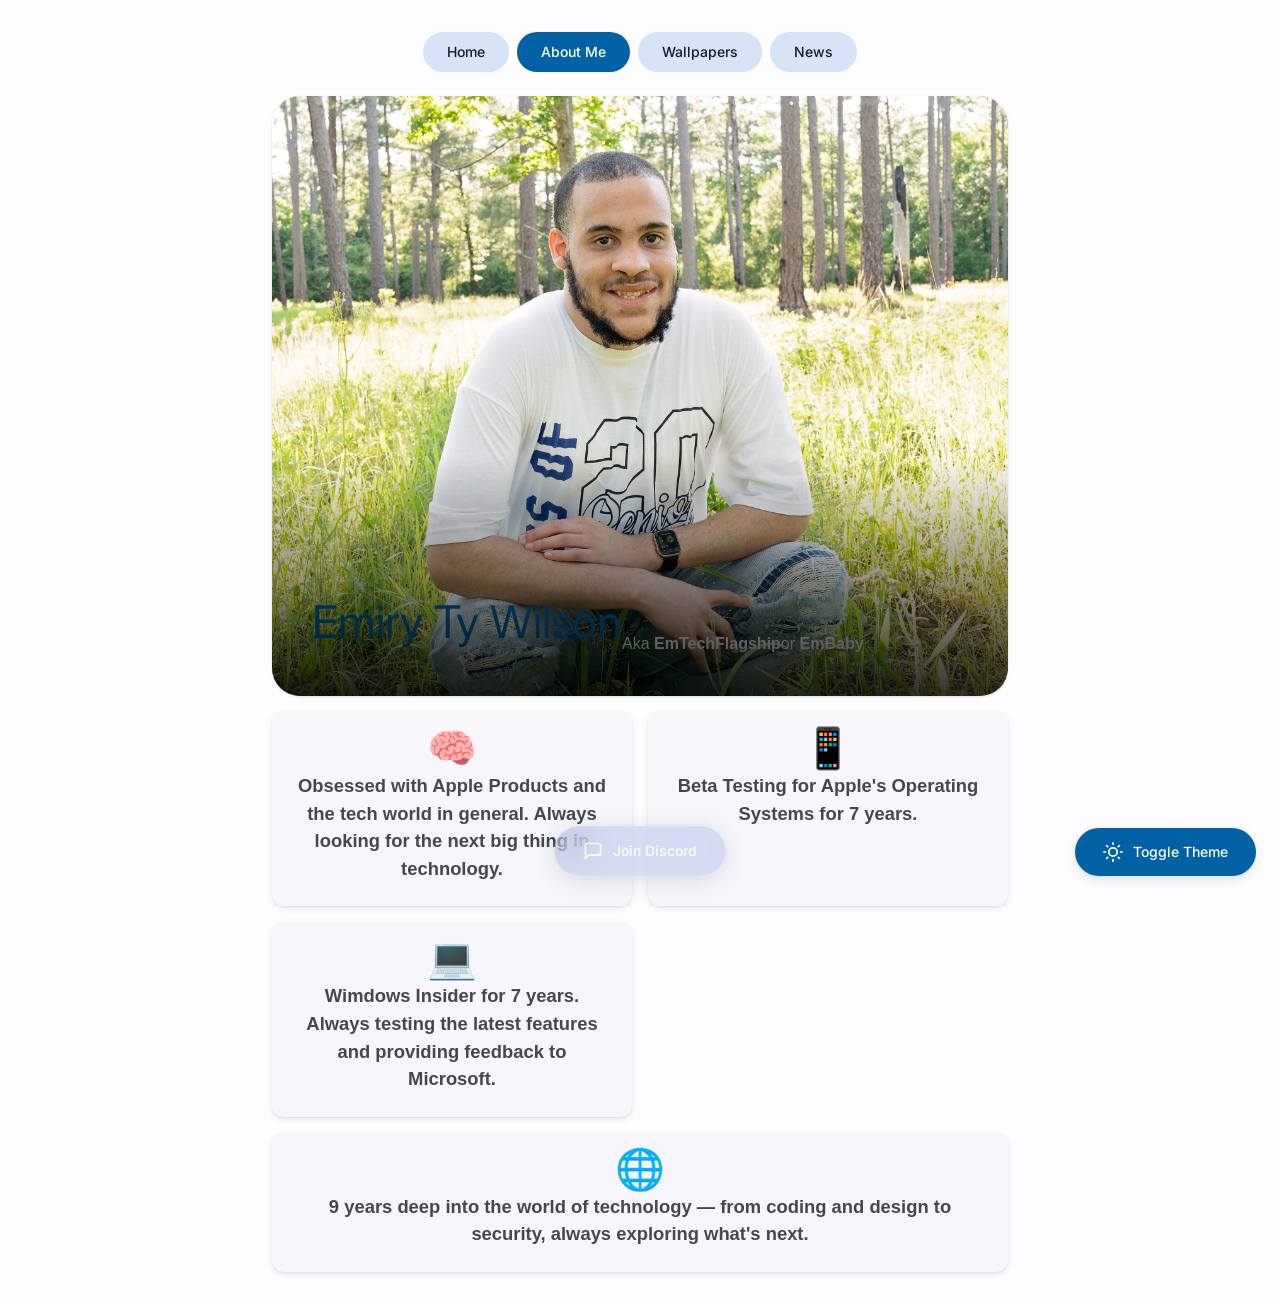
<file: Web Contents/Main/about.html>
<!DOCTYPE html>
<html lang="en" data-theme="light">
<head>
  <meta charset="UTF-8">
  <meta name="viewport" content="width=device-width, initial-scale=1.0">
  <title>ETF - About</title>
  <link rel="stylesheet" href="../UI/design.css">
</head>
<body>
  <div class="layout">
    <main class="main-content">
      <nav class="page-nav">
        <a href="web.html" class="btn btn--tonal">Home</a>
        <a href="about.html" class="btn btn--filled">About Me</a>
        <a href="wallpaper.html" class="btn btn--tonal">Wallpapers</a>
        <a href="news.html" class="btn btn--tonal">News</a>
      </nav>


      <div class="bento-grid">
        <div class="card hero-card">
          <h2>Emiry Ty Wilson</h2>
          <span class="aka-tag">Aka <strong>EmTechFlagship</strong></span>
          <span class="aka-tag">or <strong>EmBaby</strong></span>
        </div>

        <div class="card card--elevated">
          <div class="card__emoji">🧠</div>
          <p class="card__text">
            Obsessed with Apple Products and the tech world in general. Always looking for the next big thing in technology.
          </p>
        </div>

        <div class="card card--elevated">
          <div class="card__emoji">📱</div>
          <p class="card__text">
           Beta Testing for Apple's Operating Systems for 7 years.
          </p>
        </div>


        <div class="card card--elevated">
          <div class="card__emoji">💻</div>
          <p class="card__text">
           Wimdows Insider for 7 years. Always testing the latest features and providing feedback to Microsoft.
          </p>
        </div>


        <div class="card card--elevated" style="grid-column:1/-1">
          <div class="card__emoji">🌐</div>
          <p class="card__text">
            9 years deep into the world of technology — from coding and design to security,
            always exploring what's next.
          </p>
        </div>
      </div>
    </main>
  </div>

  <a href="https://discord.gg/77swYg5DXx" class="discord-float">
    <svg width="20" height="20" viewBox="0 0 24 24" fill="none" stroke="currentColor" stroke-width="2" stroke-linecap="round" stroke-linejoin="round">
      <path d="M21 15a2 2 0 0 1-2 2H7l-4 4V5a2 2 0 0 1 2-2h14a2 2 0 0 1 2 2z"/>
    </svg>
    Join Discord
  </a>
  <button id="theme-toggle" class="theme-toggle-float" aria-label="Toggle theme">
    <svg width="20" height="20" viewBox="0 0 24 24" fill="none" stroke="currentColor" stroke-width="2" stroke-linecap="round" stroke-linejoin="round">
      <circle cx="12" cy="12" r="5"/>
      <path d="M12 1v2M12 21v2M4.22 4.22l1.42 1.42M18.36 18.36l1.42 1.42M1 12h2M21 12h2M4.22 19.78l1.42-1.42M18.36 5.64l1.42-1.42"/>
    </svg>
    Toggle Theme
  </button>
  <script src="../Functions/function.js"></script>
</body>
</html>
</file>
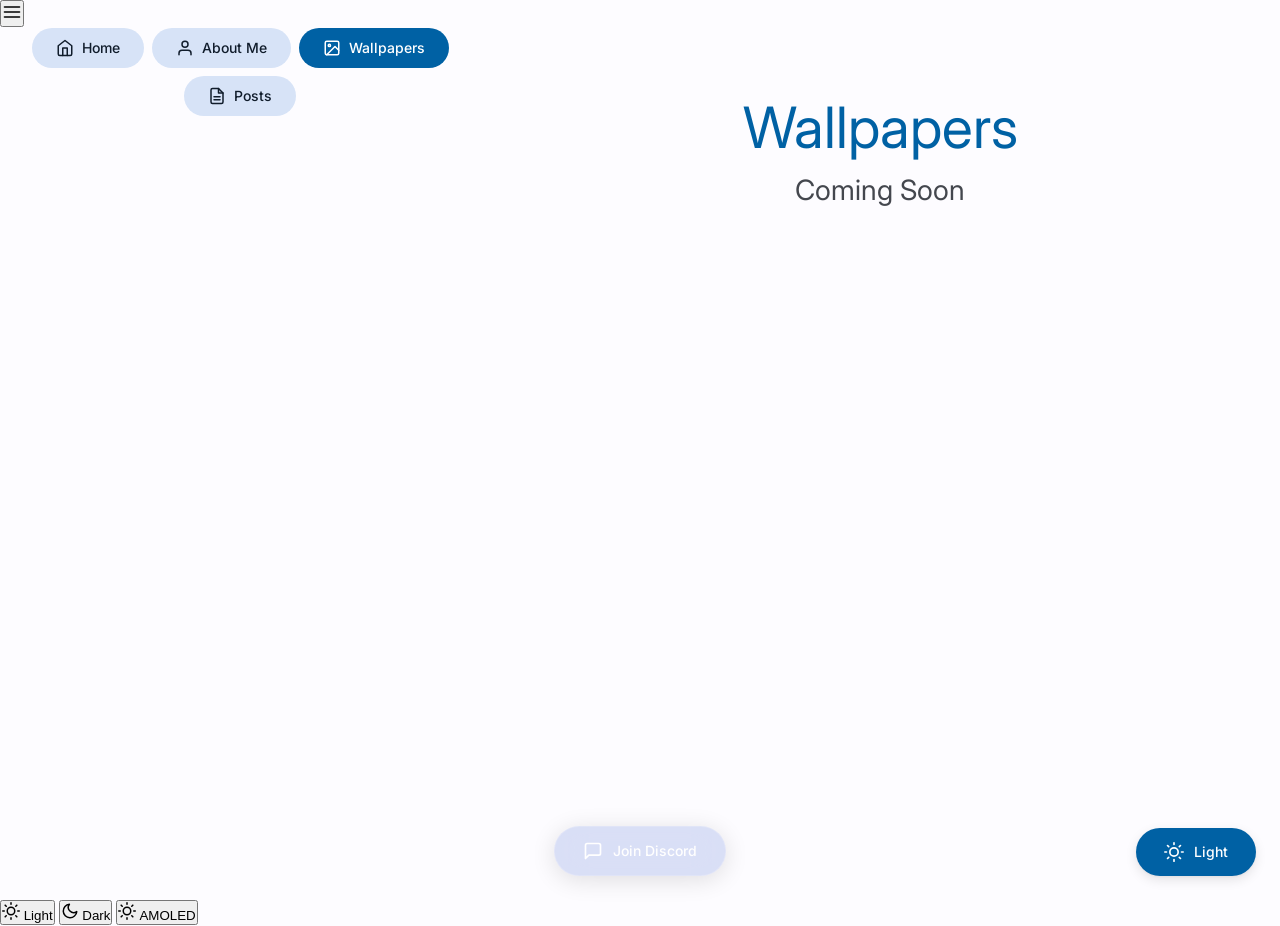
<file: Web Contents/Main/wallpaper.html>
<!DOCTYPE html>
<html lang="en" data-theme="light">
<head>
  <meta charset="UTF-8">
  <meta name="viewport" content="width=device-width, initial-scale=1.0">
  <title>ETF - Wallpapers</title>
  <link rel="stylesheet" href="../UI/design.css">
</head>
<body>
  <div class="layout">
    <aside class="sidebar">
      <button id="sidebar-toggle" class="sidebar__toggle" aria-label="Toggle sidebar">
        <svg width="20" height="20" viewBox="0 0 24 24" fill="none" stroke="currentColor" stroke-width="2" stroke-linecap="round" stroke-linejoin="round">
          <line x1="3" y1="6" x2="21" y2="6"/>
          <line x1="3" y1="12" x2="21" y2="12"/>
          <line x1="3" y1="18" x2="21" y2="18"/>
        </svg>
      </button>
      <nav class="page-nav">
        <a href="web.html" class="btn btn--tonal">
          <svg width="18" height="18" viewBox="0 0 24 24" fill="none" stroke="currentColor" stroke-width="2" stroke-linecap="round" stroke-linejoin="round">
            <path d="M3 9l9-7 9 7v11a2 2 0 0 1-2 2H5a2 2 0 0 1-2-2z"/>
            <polyline points="9 22 9 12 15 12 15 22"/>
          </svg>
          <span class="btn__label">Home</span>
        </a>
        <a href="about.html" class="btn btn--tonal">
          <svg width="18" height="18" viewBox="0 0 24 24" fill="none" stroke="currentColor" stroke-width="2" stroke-linecap="round" stroke-linejoin="round">
            <path d="M20 21v-2a4 4 0 0 0-4-4H8a4 4 0 0 0-4 4v2"/>
            <circle cx="12" cy="7" r="4"/>
          </svg>
          <span class="btn__label">About Me</span>
        </a>
        <a href="wallpaper.html" class="btn btn--filled">
          <svg width="18" height="18" viewBox="0 0 24 24" fill="none" stroke="currentColor" stroke-width="2" stroke-linecap="round" stroke-linejoin="round">
            <rect x="3" y="3" width="18" height="18" rx="2" ry="2"/>
            <circle cx="8.5" cy="8.5" r="1.5"/>
            <polyline points="21 15 16 10 5 21"/>
          </svg>
          <span class="btn__label">Wallpapers</span>
        </a>
        <a href="news.html" class="btn btn--tonal">
          <svg width="18" height="18" viewBox="0 0 24 24" fill="none" stroke="currentColor" stroke-width="2" stroke-linecap="round" stroke-linejoin="round">
            <path d="M14 2H6a2 2 0 0 0-2 2v16a2 2 0 0 0 2 2h12a2 2 0 0 0 2-2V8z"/>
            <polyline points="14 2 14 8 20 8"/>
            <line x1="16" y1="13" x2="8" y2="13"/>
            <line x1="16" y1="17" x2="8" y2="17"/>
          </svg>
          <span class="btn__label">Posts</span>
        </a>
      </nav>
    </aside>
    <main class="main-content">
      <section class="hero-section">
        <h1>Wallpapers</h1>
        <p>Coming Soon</p>
      </section>
    </main>
  </div>

  <a href="https://discord.gg/77swYg5DXx" class="discord-float">
    <svg width="20" height="20" viewBox="0 0 24 24" fill="none" stroke="currentColor" stroke-width="2" stroke-linecap="round" stroke-linejoin="round">
      <path d="M21 15a2 2 0 0 1-2 2H7l-4 4V5a2 2 0 0 1 2-2h14a2 2 0 0 1 2 2z"/>
    </svg>
    Join Discord
  </a>
  <div class="theme-dropdown">
    <div class="theme-dropdown__menu" id="theme-menu">
      <button class="theme-dropdown__item" data-theme-value="light">
        <svg width="18" height="18" viewBox="0 0 24 24" fill="none" stroke="currentColor" stroke-width="2" stroke-linecap="round" stroke-linejoin="round">
          <circle cx="12" cy="12" r="5"/>
          <path d="M12 1v2M12 21v2M4.22 4.22l1.42 1.42M18.36 18.36l1.42 1.42M1 12h2M21 12h2M4.22 19.78l1.42-1.42M18.36 5.64l1.42-1.42"/>
        </svg>
        Light
      </button>
      <button class="theme-dropdown__item" data-theme-value="dark">
        <svg width="18" height="18" viewBox="0 0 24 24" fill="none" stroke="currentColor" stroke-width="2" stroke-linecap="round" stroke-linejoin="round">
          <path d="M21 12.79A9 9 0 1 1 11.21 3 7 7 0 0 0 21 12.79z"/>
        </svg>
        Dark
      </button>
      <button class="theme-dropdown__item" data-theme-value="amoled">
        <svg width="18" height="18" viewBox="0 0 24 24" fill="none" stroke="currentColor" stroke-width="2" stroke-linecap="round" stroke-linejoin="round">
          <circle cx="12" cy="12" r="5"/>
          <path d="M12 1v2M12 21v2M4.22 4.22l1.42 1.42M18.36 18.36l1.42 1.42M1 12h2M21 12h2M4.22 19.78l1.42-1.42M18.36 5.64l1.42-1.42"/>
        </svg>
        AMOLED
      </button>
    </div>
    <button id="theme-toggle" class="theme-toggle-float" aria-label="Select theme">
      <svg width="20" height="20" viewBox="0 0 24 24" fill="none" stroke="currentColor" stroke-width="2" stroke-linecap="round" stroke-linejoin="round">
        <circle cx="12" cy="12" r="5"/>
        <path d="M12 1v2M12 21v2M4.22 4.22l1.42 1.42M18.36 18.36l1.42 1.42M1 12h2M21 12h2M4.22 19.78l1.42-1.42M18.36 5.64l1.42-1.42"/>
      </svg>
      <span id="theme-label">Light</span>
    </button>
  </div>
  <script src="../Functions/function.js"></script>
</body>
</html>
</file>
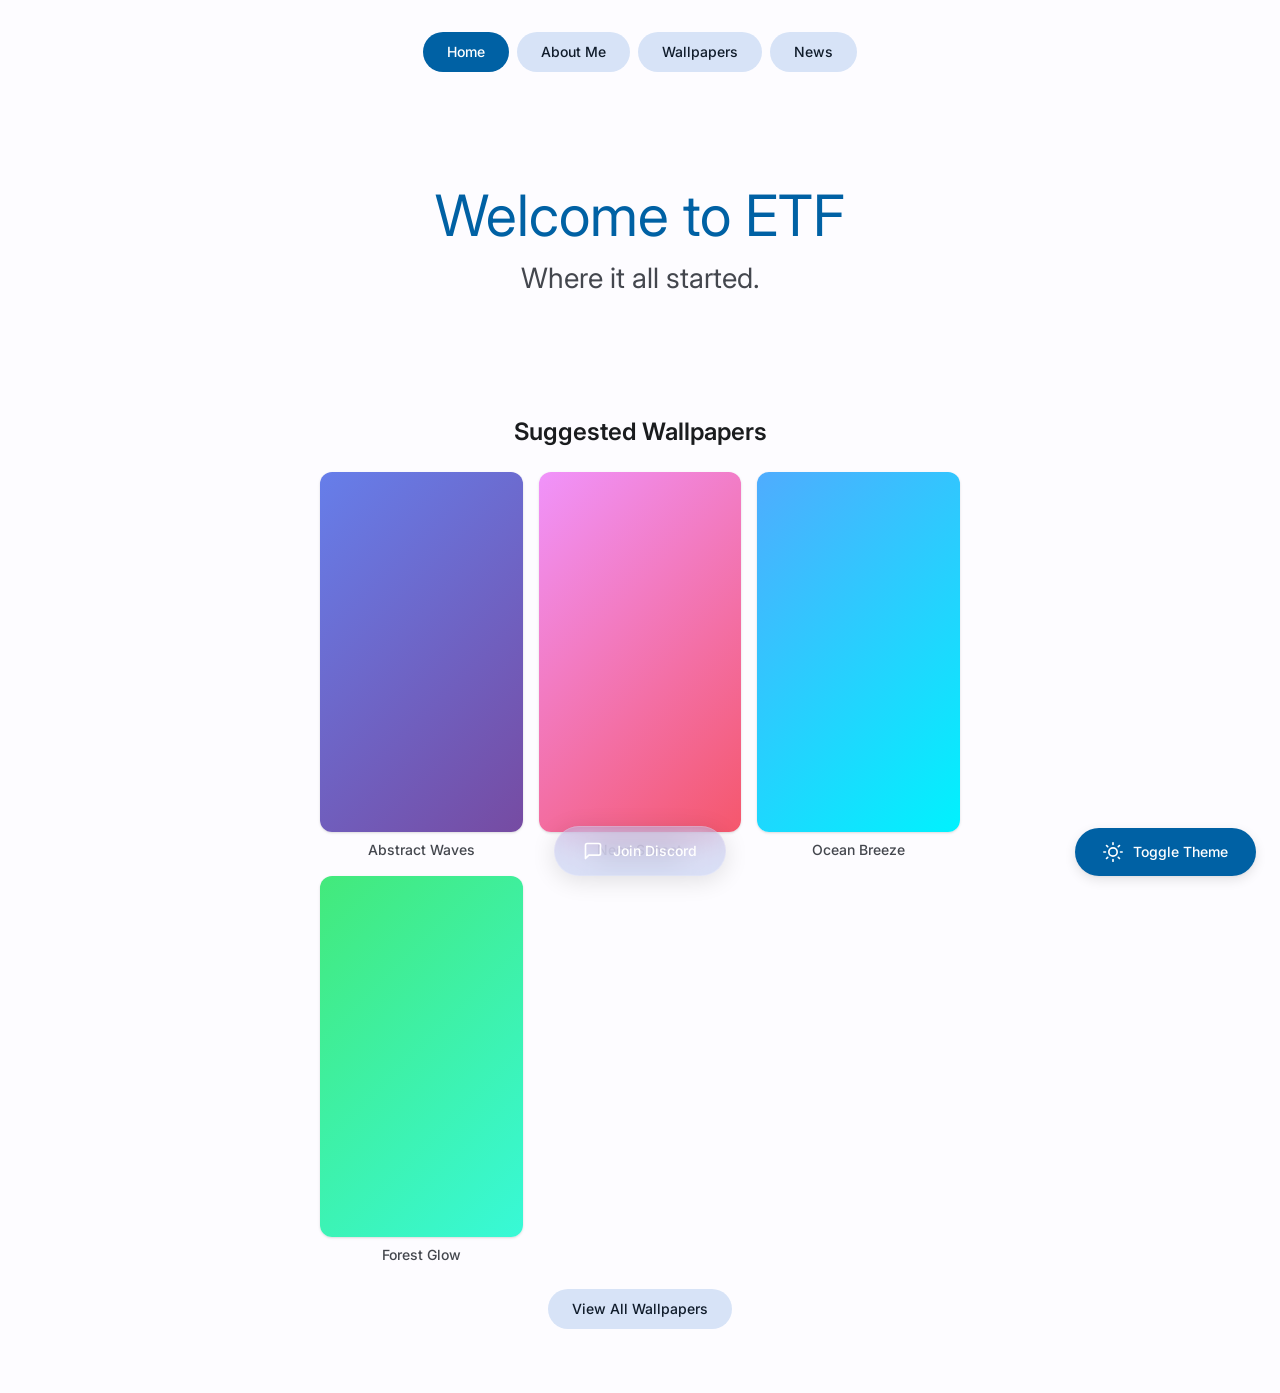
<file: Web Contents/Main/web.html>
<!DOCTYPE html>
<html lang="en" data-theme="light">
<head>
  <meta charset="UTF-8">
  <meta name="viewport" content="width=device-width, initial-scale=1.0">
  <title>ETF - Home</title>
  <link rel="stylesheet" href="../UI/design.css">
</head>
<body>
  <div class="layout">
    <main class="main-content">
      <nav class="page-nav">
        <a href="web.html" class="btn btn--filled">Home</a>
        <a href="about.html" class="btn btn--tonal">About Me</a>
        <a href="wallpaper.html" class="btn btn--tonal">Wallpapers</a>
        <a href="news.html" class="btn btn--tonal">News</a>
      </nav>
      <div class="site-header">

        </button>
      </div>
      <section class="hero-section">
        <h1>Welcome to ETF</h1>
        <p>Where it all started.</p>
        <div>
        </div>
      </section>

       <section class="suggested-wallpapers">
      <h2>Suggested Wallpapers</h2>
      <div class="wallpaper-grid">
        <a href="wallpaper.html" class="wallpaper-card">
          <div class="wallpaper-card__thumb" style="background: linear-gradient(135deg, #667eea, #764ba2)"></div>
          <span class="wallpaper-card__label">Abstract Waves</span>
        </a>
        <a href="wallpaper.html" class="wallpaper-card">
          <div class="wallpaper-card__thumb" style="background: linear-gradient(135deg, #f093fb, #f5576c)"></div>
          <span class="wallpaper-card__label">Neon Sunset</span>
        </a>
        <a href="wallpaper.html" class="wallpaper-card">
          <div class="wallpaper-card__thumb" style="background: linear-gradient(135deg, #4facfe, #00f2fe)"></div>
          <span class="wallpaper-card__label">Ocean Breeze</span>
        </a>
        <a href="wallpaper.html" class="wallpaper-card">
          <div class="wallpaper-card__thumb" style="background: linear-gradient(135deg, #43e97b, #38f9d7)"></div>
          <span class="wallpaper-card__label">Forest Glow</span>
        </a>
      </div>
      <a href="wallpaper.html" class="btn btn--tonal" style="margin-top: 24px;">View All Wallpapers</a>
    </main>
  </div>

  <a href="https://discord.gg/77swYg5DXx" class="discord-float">
    <svg width="20" height="20" viewBox="0 0 24 24" fill="none" stroke="currentColor" stroke-width="2" stroke-linecap="round" stroke-linejoin="round">
      <path d="M21 15a2 2 0 0 1-2 2H7l-4 4V5a2 2 0 0 1 2-2h14a2 2 0 0 1 2 2z"/>
    </svg>
    Join Discord
  </a>
  <button id="theme-toggle" class="theme-toggle-float" aria-label="Toggle theme">
    <svg width="20" height="20" viewBox="0 0 24 24" fill="none" stroke="currentColor" stroke-width="2" stroke-linecap="round" stroke-linejoin="round">
      <circle cx="12" cy="12" r="5"/>
      <path d="M12 1v2M12 21v2M4.22 4.22l1.42 1.42M18.36 18.36l1.42 1.42M1 12h2M21 12h2M4.22 19.78l1.42-1.42M18.36 5.64l1.42-1.42"/>
    </svg>
    Toggle Theme
  <script src="../Functions/function.js"></script>
</body>
</html>
</file>
<file: Web Contents/UI/design.css>
@import url('https://fonts.googleapis.com/css2?family=Inter:wght@300;400;500;600;700&display=swap');

:root {
  --md-sys-color-primary: #0061A4;
  --md-sys-color-on-primary: #FFFFFF;
  --md-sys-color-primary-container: #D0E4FF;
  --md-sys-color-on-primary-container: #001D36;
  --md-sys-color-secondary: #535F70;
  --md-sys-color-on-secondary: #FFFFFF;
  --md-sys-color-secondary-container: #D7E3F7;
  --md-sys-color-on-secondary-container: #101C2B;
  --md-sys-color-tertiary: #6B5778;
  --md-sys-color-on-tertiary: #FFFFFF;
  --md-sys-color-tertiary-container: #F2DAFF;
  --md-sys-color-on-tertiary-container: #251431;
  --md-sys-color-error: #BA1A1A;
  --md-sys-color-on-error: #FFFFFF;
  --md-sys-color-error-container: #FFDAD6;
  --md-sys-color-on-error-container: #410002;
  --md-sys-color-background: #FDFCFF;
  --md-sys-color-on-background: #1A1C1E;
  --md-sys-color-surface: #FDFCFF;
  --md-sys-color-on-surface: #1A1C1E;
  --md-sys-color-surface-variant: #E0E2EC;
  --md-sys-color-on-surface-variant: #44474E;
  --md-sys-color-outline: #74777F;
  --md-sys-color-outline-variant: #C4C6D0;
  --md-sys-color-surface-container-lowest: #FFFFFF;
  --md-sys-color-surface-container-low: #F7F7FB;
  --md-sys-color-surface-container: #F1F1F5;
  --md-sys-color-surface-container-high: #EBECF0;
  --md-sys-color-surface-container-highest: #E2E2E6;
  --md-sys-color-inverse-surface: #2F3033;
  --md-sys-color-inverse-on-surface: #F2F0F4;
  --md-sys-color-inverse-primary: #9CCAFF;

  --md-sys-typescale-display-large: 400 3.562rem/4rem 'Inter', sans-serif;
  --md-sys-typescale-display-medium: 400 2.812rem/3.25rem 'Inter', sans-serif;
  --md-sys-typescale-display-small: 400 2.25rem/2.75rem 'Inter', sans-serif;
  --md-sys-typescale-headline-large: 400 2rem/2.5rem 'Inter', sans-serif;
  --md-sys-typescale-headline-medium: 400 1.75rem/2.25rem 'Inter', sans-serif;
  --md-sys-typescale-headline-small: 600 1.5rem/2rem 'Inter', sans-serif;
  --md-sys-typescale-title-large: 500 1.375rem/1.75rem 'Inter', sans-serif;
  --md-sys-typescale-title-medium: 500 1rem/1.5rem 'Inter', sans-serif;
  --md-sys-typescale-title-small: 500 0.875rem/1.25rem 'Inter', sans-serif;
  --md-sys-typescale-body-large: 400 1rem/1.5rem 'Inter', sans-serif;
  --md-sys-typescale-body-medium: 400 0.875rem/1.25rem 'Inter', sans-serif;
  --md-sys-typescale-body-small: 400 0.75rem/1rem 'Inter', sans-serif;
  --md-sys-typescale-label-large: 500 0.875rem/1.25rem 'Inter', sans-serif;
  --md-sys-typescale-label-medium: 500 0.75rem/1rem 'Inter', sans-serif;
  --md-sys-typescale-label-small: 500 0.6875rem/1rem 'Inter', sans-serif;

  --md-sys-elevation-level0: 0 0 0 0 transparent;
  --md-sys-elevation-level1: 0 1px 2px rgba(0,0,0,0.05), 0 1px 3px rgba(0,0,0,0.1);
  --md-sys-elevation-level2: 0 1px 2px rgba(0,0,0,0.05), 0 2px 6px rgba(0,0,0,0.1);
  --md-sys-elevation-level3: 0 1px 3px rgba(0,0,0,0.05), 0 4px 12px rgba(0,0,0,0.1);
  --md-sys-elevation-level4: 0 2px 4px rgba(0,0,0,0.05), 0 8px 24px rgba(0,0,0,0.1);
  --md-sys-elevation-level5: 0 4px 8px rgba(0,0,0,0.05), 0 12px 40px rgba(0,0,0,0.1);

  --md-sys-shape-extra-small: 4px;
  --md-sys-shape-small: 8px;
  --md-sys-shape-medium: 12px;
  --md-sys-shape-large: 16px;
  --md-sys-shape-extra-large: 28px;
  --md-sys-shape-full: 9999px;
}

[data-theme="dark"] {
  --md-sys-color-primary: #9CCAFF;
  --md-sys-color-on-primary: #003258;
  --md-sys-color-primary-container: #00497D;
  --md-sys-color-on-primary-container: #D0E4FF;
  --md-sys-color-secondary: #BBC7DB;
  --md-sys-color-on-secondary: #253140;
  --md-sys-color-secondary-container: #3B4858;
  --md-sys-color-on-secondary-container: #D7E3F7;
  --md-sys-color-tertiary: #D6BEE4;
  --md-sys-color-on-tertiary: #3B2948;
  --md-sys-color-tertiary-container: #523F5F;
  --md-sys-color-on-tertiary-container: #F2DAFF;
  --md-sys-color-error: #FFB4AB;
  --md-sys-color-on-error: #690005;
  --md-sys-color-error-container: #93000A;
  --md-sys-color-on-error-container: #FFDAD6;
  --md-sys-color-background: #1A1C1E;
  --md-sys-color-on-background: #E2E2E6;
  --md-sys-color-surface: #1A1C1E;
  --md-sys-color-on-surface: #E2E2E6;
  --md-sys-color-surface-variant: #44474E;
  --md-sys-color-on-surface-variant: #C4C6D0;
  --md-sys-color-outline: #8E9099;
  --md-sys-color-outline-variant: #44474E;
  --md-sys-color-surface-container-lowest: #0F1113;
  --md-sys-color-surface-container-low: #1A1C1E;
  --md-sys-color-surface-container: #1E2022;
  --md-sys-color-surface-container-high: #292B2D;
  --md-sys-color-surface-container-highest: #343638;
  --md-sys-color-inverse-surface: #E2E2E6;
  --md-sys-color-inverse-on-surface: #2F3033;
  --md-sys-color-inverse-primary: #0061A4;

  --md-sys-elevation-level0: 0 0 0 0 transparent;
  --md-sys-elevation-level1: 0 1px 2px rgba(0,0,0,0.3), 0 1px 3px rgba(0,0,0,0.4);
  --md-sys-elevation-level2: 0 1px 2px rgba(0,0,0,0.3), 0 2px 6px rgba(0,0,0,0.4);
  --md-sys-elevation-level3: 0 1px 3px rgba(0,0,0,0.3), 0 4px 12px rgba(0,0,0,0.4);
  --md-sys-elevation-level4: 0 2px 4px rgba(0,0,0,0.3), 0 8px 24px rgba(0,0,0,0.4);
  --md-sys-elevation-level5: 0 4px 8px rgba(0,0,0,0.3), 0 12px 40px rgba(0,0,0,0.4);
}

*, *::before, *::after {
  box-sizing: border-box;
  margin: 0;
  padding: 0;
}

html {
  scroll-behavior: smooth;
}

body {
  font: var(--md-sys-typescale-body-large);
  color: var(--md-sys-color-on-background);
  background: var(--md-sys-color-background);
  min-height: 100vh;
  transition: background 0.3s ease, color 0.3s ease;
}

a {
  color: var(--md-sys-color-primary);
  text-decoration: none;
}

a:hover {
  text-decoration: underline;
}

ul {
  list-style: none;
}

.site-header {
  display: flex;
  align-items: center;
  justify-content: space-between;
  margin-bottom: 24px;
}

.site-header__title {
  font: var(--md-sys-typescale-title-large);
  color: var(--md-sys-color-primary);
  text-decoration: none;
}

@keyframes fadeUp {
  from {
    opacity: 0;
    transform: translateY(24px);
  }
  to {
    opacity: 1;
    transform: translateY(0);
  }
}

.layout {
  min-height: 100vh;
  display: flex;
  justify-content: center;
  animation: fadeUp 0.6s ease forwards;
}

.main-content {
  width: 100%;
  max-width: 800px;
  padding: 32px;
  text-align: center;
}

.page-nav {
  display: flex;
  justify-content: center;
  gap: 8px;
  margin-bottom: 24px;
  flex-wrap: wrap;
}

.btn {
  display: inline-flex;
  align-items: center;
  justify-content: center;
  gap: 8px;
  padding: 10px 24px;
  border: none;
  border-radius: var(--md-sys-shape-full);
  font: var(--md-sys-typescale-label-large);
  cursor: pointer;
  transition: box-shadow 0.2s, background 0.2s;
  text-decoration: none;
}

.btn--filled {
  background: var(--md-sys-color-primary);
  color: var(--md-sys-color-on-primary);
  box-shadow: var(--md-sys-elevation-level0);
}

.btn--filled:hover {
  box-shadow: var(--md-sys-elevation-level2);
  text-decoration: none;
}

.btn--tonal {
  background: var(--md-sys-color-secondary-container);
  color: var(--md-sys-color-on-secondary-container);
}

.btn--tonal:hover {
  background: var(--md-sys-color-secondary-container);
  filter: brightness(0.95);
  text-decoration: none;
}

.btn--text {
  background: transparent;
  color: var(--md-sys-color-primary);
  padding: 10px 12px;
}

.btn--text:hover {
  background: var(--md-sys-color-primary-container);
  text-decoration: none;
}

.btn--icon {
  width: 40px;
  height: 40px;
  padding: 8px;
  border-radius: var(--md-sys-shape-full);
  background: transparent;
  border: none;
  color: var(--md-sys-color-on-surface-variant);
  cursor: pointer;
  transition: background 0.2s;
  display: inline-flex;
  align-items: center;
  justify-content: center;
}

.btn--icon:hover {
  background: var(--md-sys-color-surface-container-high);
}

.card {
  background: var(--md-sys-color-surface-container-low);
  border-radius: var(--md-sys-shape-medium);
  padding: 24px;
  box-shadow: var(--md-sys-elevation-level1);
  transition: box-shadow 0.2s;
}

.card:hover {
  box-shadow: var(--md-sys-elevation-level2);
}

.card--elevated {
  background: var(--md-sys-color-surface-container-low);
  box-shadow: var(--md-sys-elevation-level2);
}

.card--filled {
  background: var(--md-sys-color-surface-container-highest);
  box-shadow: var(--md-sys-elevation-level0);
}

.card__title {
  font: var(--md-sys-typescale-title-medium);
  color: var(--md-sys-color-on-surface);
  margin-bottom: 8px;
}

.card__text {
  color: var(--md-sys-color-on-surface-variant);
  font-family: -apple-system, BlinkMacSystemFont, "Segoe UI", Roboto, sans-serif;
  font-size: 1.15rem;
  font-weight: bold;
  line-height: 1.5;
  text-align: center;          /* Centers each row of text */
  margin: 0;
}



.bento-grid {
  flex: 2; /* Increased flex so the horizontal cards have plenty of room to stretch */
  display: grid;
  grid-template-columns: repeat(2, 1fr);
  gap: 16px;
  margin-top: 24px;
 flex: 1.2; /* Shrinks the giant image slightly so it blends perfectly with the wider cards */
  min-height: 490px; /* Aligns the height closely with the grid's combined row heights */
  /* Keep your existing background image properties here */
}

.bento-grid .card:first-child {
  grid-column: 1 / -1;
  background-image: url('../Images/EmBaby.jpeg'); /* Swap with your photo path */
  background-size: cover;
  background-position: center;
  border-radius: 28px;
  position: relative;
  display: flex;
  align-items: flex-end; /* Locks text to the absolute bottom left */
  padding: 40px;
  min-height: 600px;
  
}

.bento-grid .card:first-child::before {
content: '';
  position: absolute;
  top: 0; left: 0; right: 0; bottom: 0;
  background: linear-gradient(to top, rgba(0,0,0,0.8) 0%, rgba(0,0,0,0) 40%);
  border-radius: 28px;
  z-index: 2; /* Ensures the gradient shadow is above the image but below the text */
  
}

.hero-card {
  position: relative;
  z-index: 2; /* Pushes text on top of the gradient shadow overlay */
  color: #ffffff;
  font-family: sans-serif
}

.bento-grid .card:nth-child(2) {
  font-family: -apple-system, BlinkMacSystemFont, "Segoe UI", Roboto, sans-serif;
}

.bento-grid .card:nth-child(3),
.bento-grid .card:nth-child(4) {
  grid-column: span 1;
}

.bento-grid .card:nth-child(5) {
  grid-column: 1 / -1;
}

.hero-card  {
  text-align: center;
  padding: 48px 24px;
}

.hero-card h2 {
  font: var(--md-sys-typescale-display-medium);
  color: var(--md-sys-color-primary);
  margin-bottom: 8px;
}

.hero-card p {
  font: var(--md-sys-typescale-headline-small);
  color: var(--md-sys-color-on-surface-variant);
}

.card__emoji {
  font-size: 2.5rem;
  margin-bottom: 12px;
  align-items: var(--md-sys-typescale-body-large);
}

.tag {
  display: inline-flex;
  align-items: center;
  padding: 4px 12px;
  border-radius: var(--md-sys-shape-small);
  background: var(--md-sys-color-primary-container);
  color: var(--md-sys-color-on-primary-container);
  font: var(--md-sys-typescale-label-small);
}

.hero-section {
  text-align: center;
  padding: 64px 24px;
}

.hero-section h1 {
  font: var(--md-sys-typescale-display-large);
  color: var(--md-sys-color-primary);
  margin-bottom: 12px;
}

.hero-section p {
  font: var(--md-sys-typescale-headline-medium);
  color: var(--md-sys-color-on-surface-variant);
  margin-bottom: 24px;
}

.hero-section .btn {
  margin: 0 4px;
}

.suggested-wallpapers {
  padding: 32px 48px;
  text-align: center;
}

.suggested-wallpapers h2 {
  font: var(--md-sys-typescale-headline-small);
  color: var(--md-sys-color-on-surface);
  margin-bottom: 24px;
}

.wallpaper-grid {
  display: grid;
  grid-template-columns: repeat(auto-fill, minmax(160px, 1fr));
  gap: 16px;
}

.wallpaper-card {
  display: flex;
  flex-direction: column;
  gap: 8px;
  text-decoration: none;
  transition: transform 0.2s;
}

.wallpaper-card:hover {
  transform: translateY(-4px);
  text-decoration: none;
}

.wallpaper-card__thumb {
  aspect-ratio: 9 / 16;
  border-radius: var(--md-sys-shape-medium);
  box-shadow: var(--md-sys-elevation-level1);
  transition: box-shadow 0.2s;
}

.wallpaper-card:hover .wallpaper-card__thumb {
  box-shadow: var(--md-sys-elevation-level3);
}

.wallpaper-card__label {
  font: var(--md-sys-typescale-label-large);
  color: var(--md-sys-color-on-surface-variant);
}

.discord-float {
  position: fixed;
  bottom: 24px;
  left: 50%;
  transform: translateX(-50%);
  z-index: 200;
  display: inline-flex;
  align-items: center;
  gap: 10px;
  padding: 14px 28px;
  border-radius: var(--md-sys-shape-full);
  font: var(--md-sys-typescale-label-large);
  color: #fff;
  text-decoration: none;
  background: rgba(114, 137, 218, 0.25);
  backdrop-filter: blur(16px);
  -webkit-backdrop-filter: blur(16px);
  border: 1px solid rgba(255, 255, 255, 0.18);
  box-shadow: 0 4px 24px rgba(0, 0, 0, 0.12);
  transition: background 0.25s, box-shadow 0.25s, transform 0.25s;
}

.discord-float:hover {
  background: rgba(114, 137, 218, 0.45);
  box-shadow: 0 6px 32px rgba(0, 0, 0, 0.2);
  transform: translateX(-50%) translateY(-2px);
  text-decoration: none;
  color: #fff;
}

[data-theme="dark"] .discord-float {
  background: rgba(114, 137, 218, 0.20);
  border-color: rgba(255, 255, 255, 0.12);
}

[data-theme="dark"] .discord-float:hover {
  background: rgba(114, 137, 218, 0.40);
}

.theme-toggle-float {
  position: fixed;
  bottom: 24px;
  right: 24px;
  z-index: 200;
  display: inline-flex;
  align-items: center;
  gap: 10px;
  padding: 14px 28px;
  border-radius: var(--md-sys-shape-full);
  font: var(--md-sys-typescale-label-large);
  color: var(--md-sys-color-on-primary);
  text-decoration: none;
  background: var(--md-sys-color-primary);
  border: none;
  box-shadow: var(--md-sys-elevation-level3);
  cursor: pointer;
  transition: background 0.25s, box-shadow 0.25s, transform 0.25s;
}
.news-title {
  font: var(--md-sys-typescale-headline-small);
  color: var(--md-sys-color-on-surface);
  margin-bottom: 8px;
  
}

.news-articles {
 
  border-radius: var(--md-sys-shape-medium);
  padding: 24px;
  box-shadow: var(--md-sys-elevation-level1);
  transition: box-shadow 0.2s;
  margin-bottom: 16px;

}

.theme-toggle-float:hover {
  box-shadow: var(--md-sys-elevation-level4);
  transform: translateY(-2px);
}

[data-theme="dark"] .theme-toggle-float {
  background: var(--md-sys-color-primary);
  color: var(--md-sys-color-on-primary);
}

@media (max-width: 768px) {
  .main-content {
    padding: 16px;
  }

  .bento-grid {
    grid-template-columns: 1fr;
  }

  .bento-grid .card {
    grid-column: 1 / -1 !important;
  }

  .hero-section {
    padding: 32px 16px;
  }

  .home-content {
    padding: 16px;
  }
}
</file>
